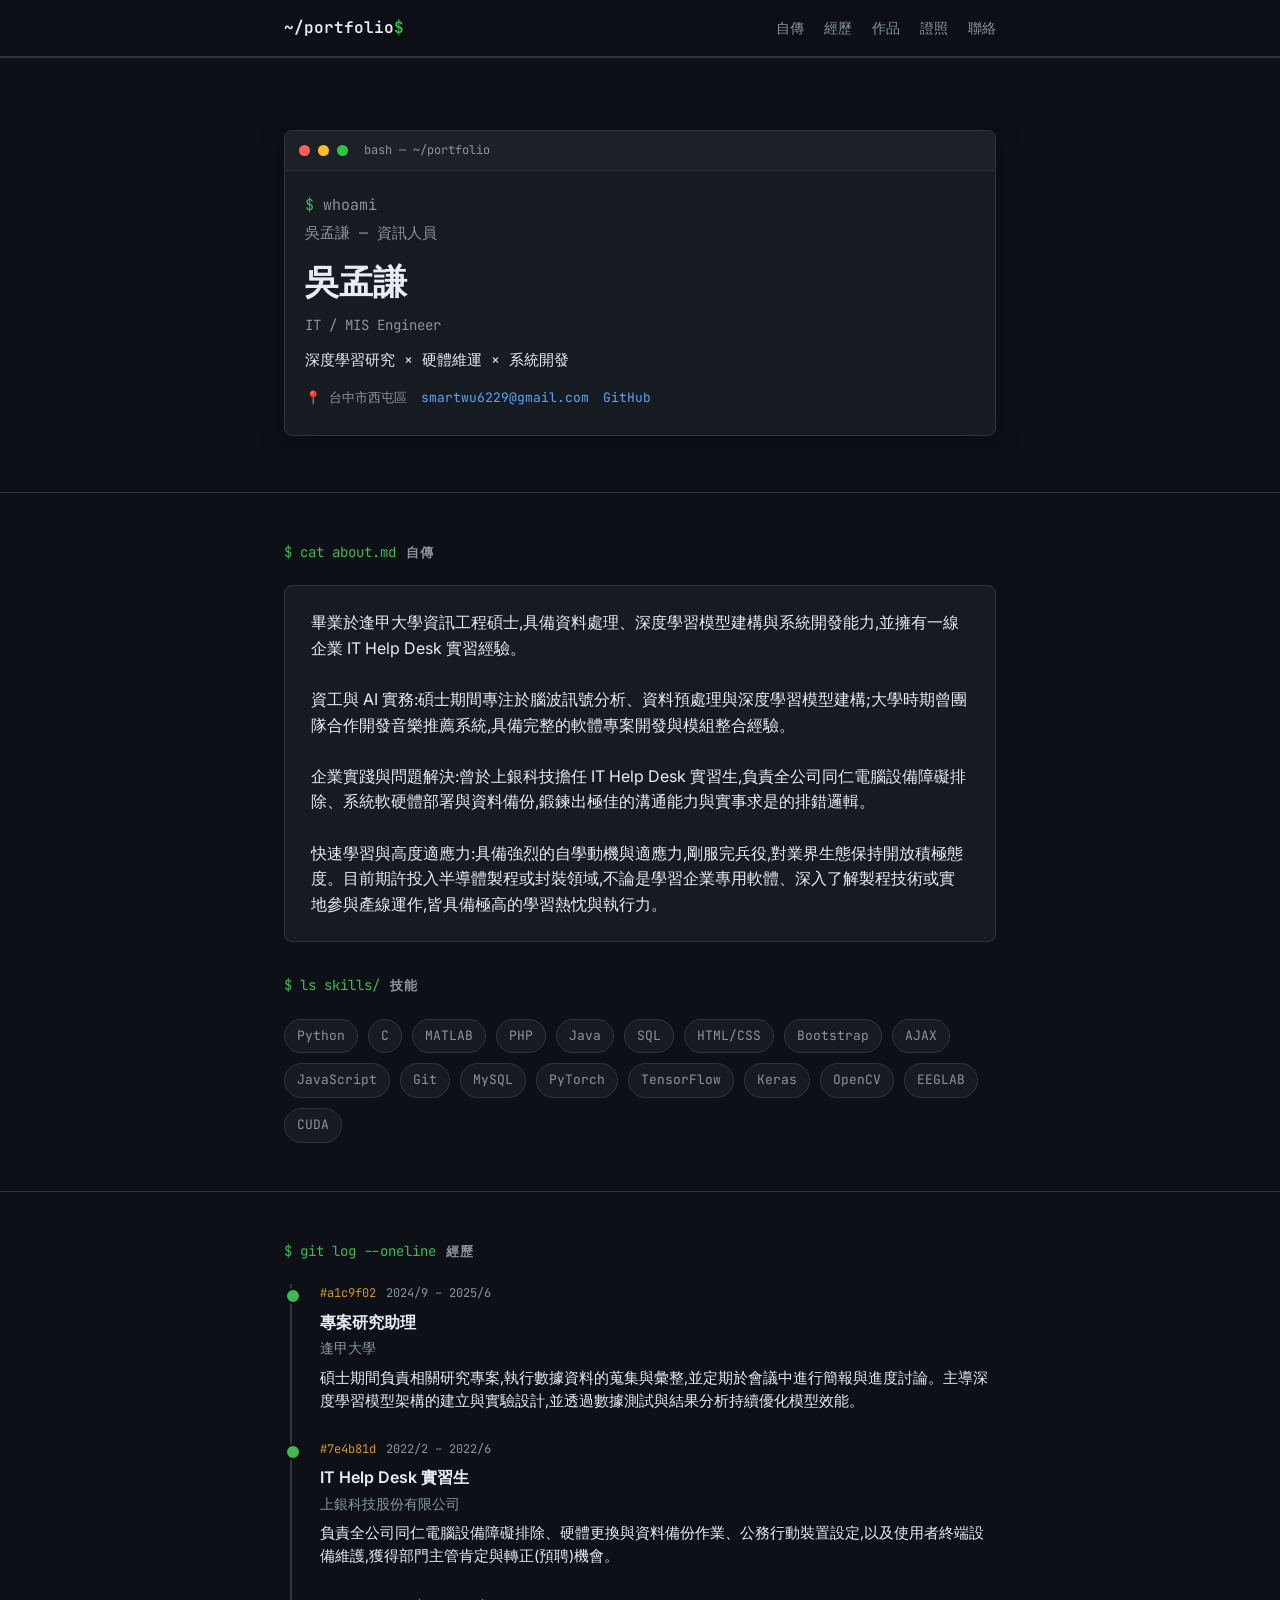
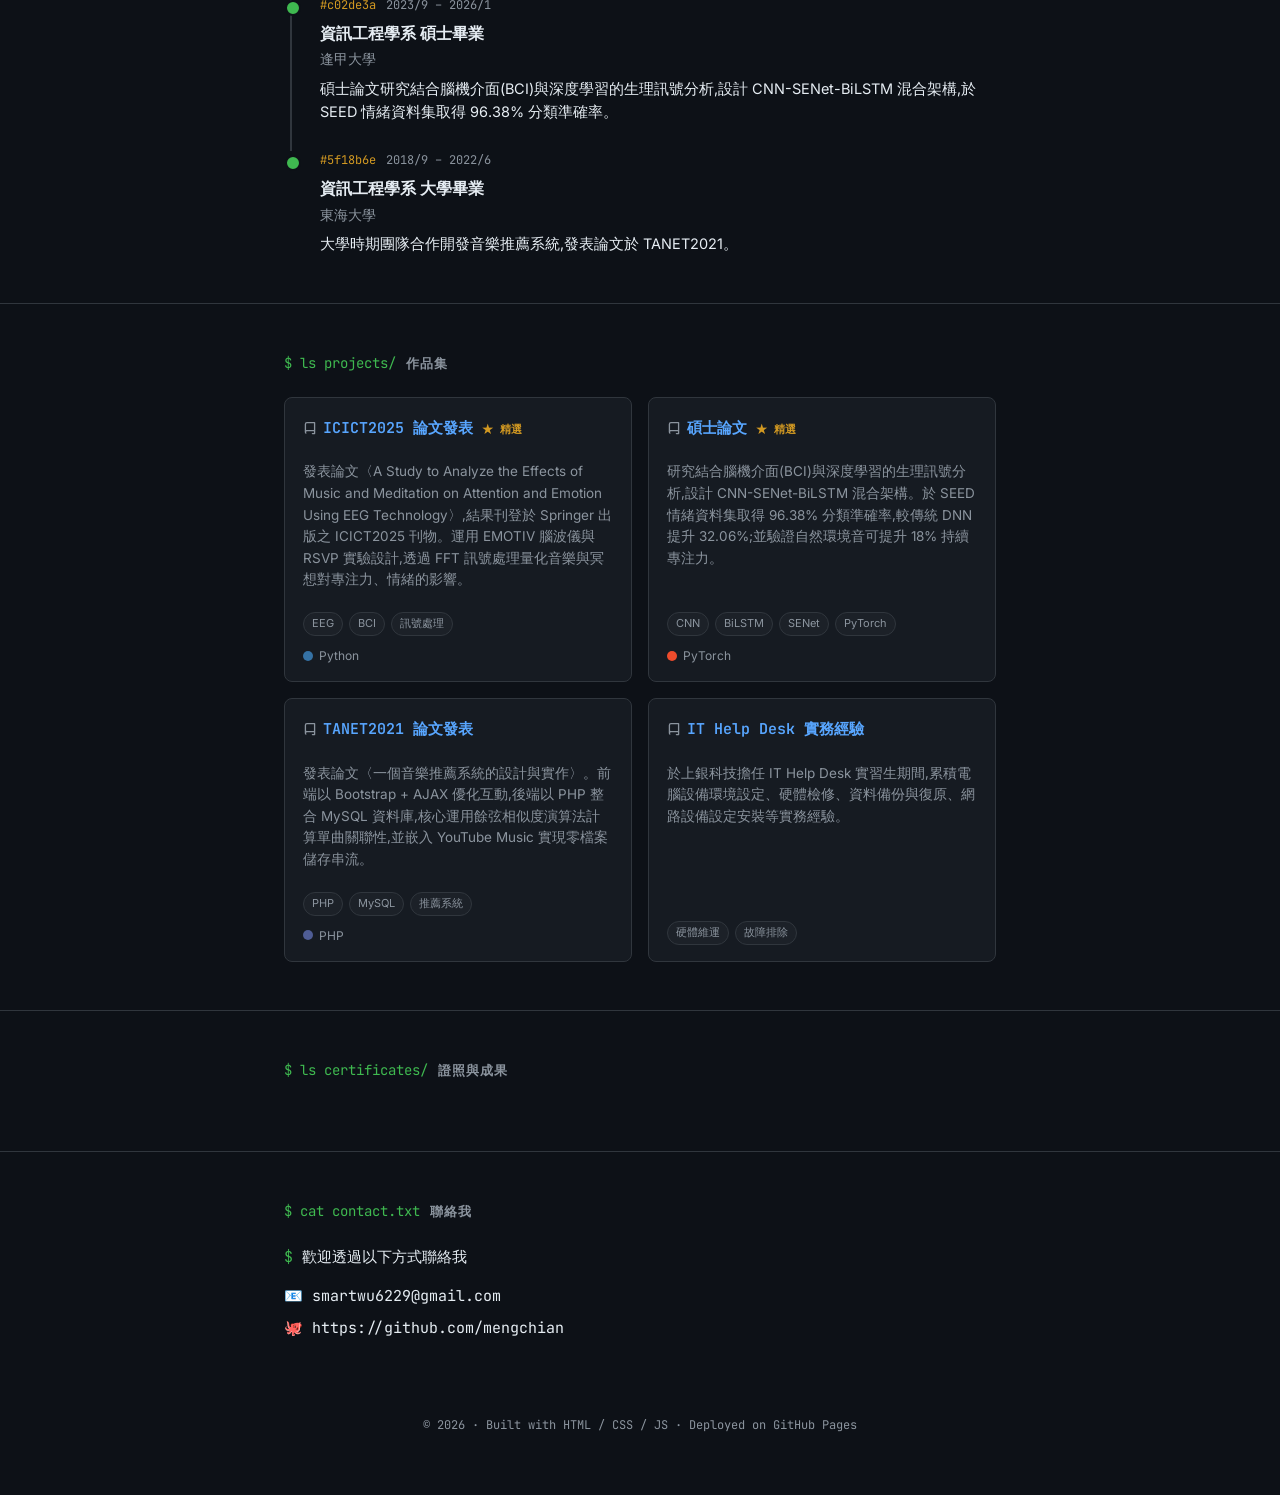
<file: index.html>
<!DOCTYPE html>
<html lang="zh-Hant">
<head>
<meta charset="UTF-8" />
<meta name="viewport" content="width=device-width, initial-scale=1.0" />
<title>個人網站</title>
<meta name="description" content="個人作品集與自傳網站" />
<link rel="preconnect" href="https://fonts.googleapis.com" />
<link href="https://fonts.googleapis.com/css2?family=JetBrains+Mono:wght@400;500;600;700&family=Inter:wght@400;500;600;700&display=swap" rel="stylesheet" />
<link rel="stylesheet" href="css/style.css" />
</head>
<body>

<header class="topnav">
  <div class="wrap">
    <div class="brand">~/portfolio<span class="dot">$</span></div>
    <nav>
      <a href="#about">自傳</a>
      <a href="#experience">經歷</a>
      <a href="#projects">作品</a>
      <a href="#certificates">證照</a>
      <a href="#contact">聯絡</a>
    </nav>
  </div>
</header>

<main>
  <section class="hero">
    <div class="wrap">
      <div class="terminal">
        <div class="terminal-bar">
          <span class="tdot red"></span>
          <span class="tdot yellow"></span>
          <span class="tdot green"></span>
          <span class="tpath">bash — ~/portfolio</span>
        </div>
        <div class="terminal-body">
          <p class="terminal-line"><span class="prompt">$</span> whoami</p>
          <p class="terminal-line" id="whoami-output"></p>
          <div class="terminal-output" id="terminal-output">
            <h1 id="hero-name"></h1>
            <p class="title-en" id="hero-title-en"></p>
            <p class="tagline" id="hero-tagline"></p>
            <div class="meta" id="hero-meta"></div>
          </div>
        </div>
      </div>
    </div>
  </section>

  <section id="about">
    <div class="wrap">
      <div class="section-head">
        <span class="cmd">$ cat about.md</span>
        <h2>自傳</h2>
      </div>
      <div class="about-card" id="about-content"></div>

      <div class="section-head" style="margin-top:32px;">
        <span class="cmd">$ ls skills/</span>
        <h2>技能</h2>
      </div>
      <div class="skills" id="skills-list"></div>
    </div>
  </section>

  <section id="experience">
    <div class="wrap">
      <div class="section-head">
        <span class="cmd">$ git log --oneline</span>
        <h2>經歷</h2>
      </div>
      <div class="gitlog" id="gitlog"></div>
    </div>
  </section>

  <section id="projects">
    <div class="wrap">
      <div class="section-head">
        <span class="cmd">$ ls projects/</span>
        <h2>作品集</h2>
      </div>
      <div class="projects-grid" id="projects-grid"></div>
    </div>
  </section>

  <section id="certificates">
    <div class="wrap">
      <div class="section-head">
        <span class="cmd">$ ls certificates/</span>
        <h2>證照與成果</h2>
      </div>
      <div class="certs-grid" id="certificates-grid"></div>
    </div>
  </section>

  <section id="contact">
    <div class="wrap">
      <div class="section-head">
        <span class="cmd">$ cat contact.txt</span>
        <h2>聯絡我</h2>
      </div>
      <div class="contact-terminal">
        <p><span class="prompt">$</span> 歡迎透過以下方式聯絡我</p>
        <ul class="contact-list" id="contact-list"></ul>
      </div>
    </div>
  </section>
</main>

<footer>
  &copy; <span id="year"></span> · Built with HTML / CSS / JS · Deployed on GitHub Pages
</footer>

<script src="js/main.js"></script>
<script>document.getElementById("year").textContent = new Date().getFullYear();</script>
</body>
</html>
</file>
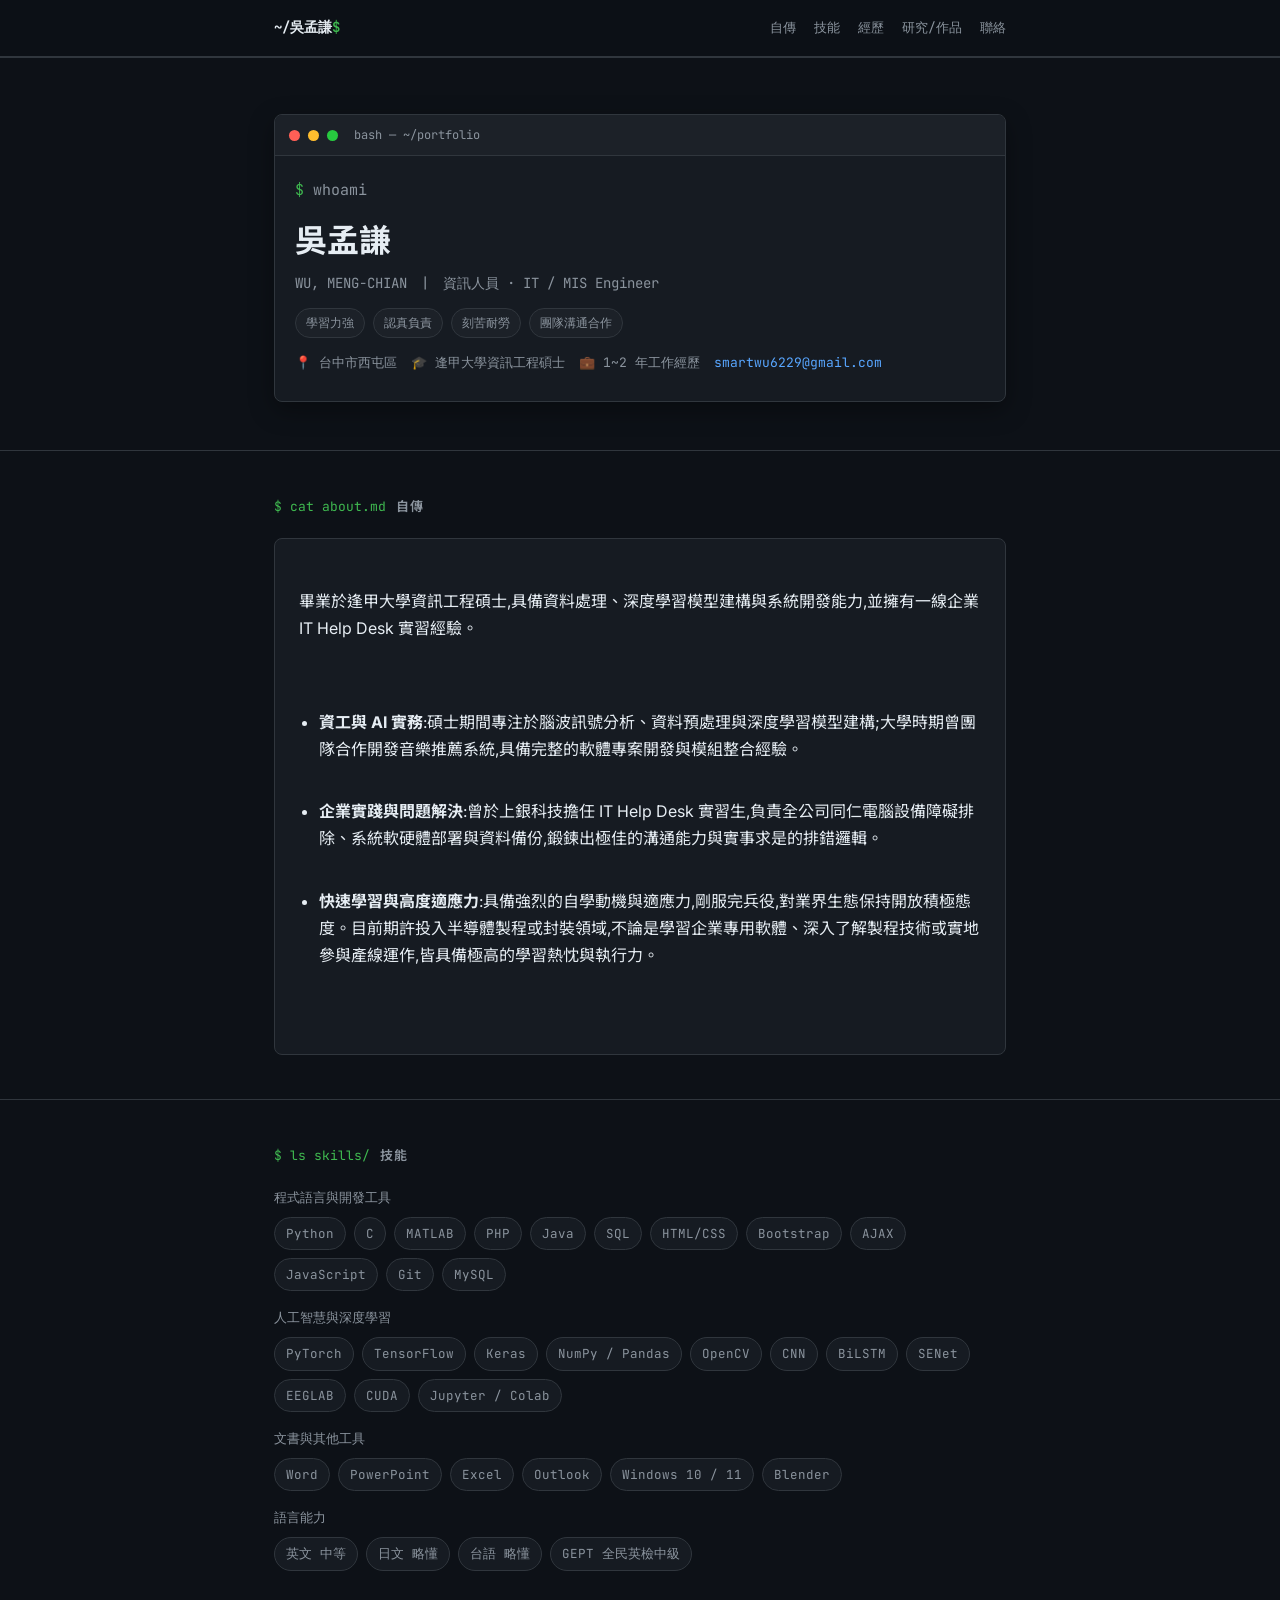
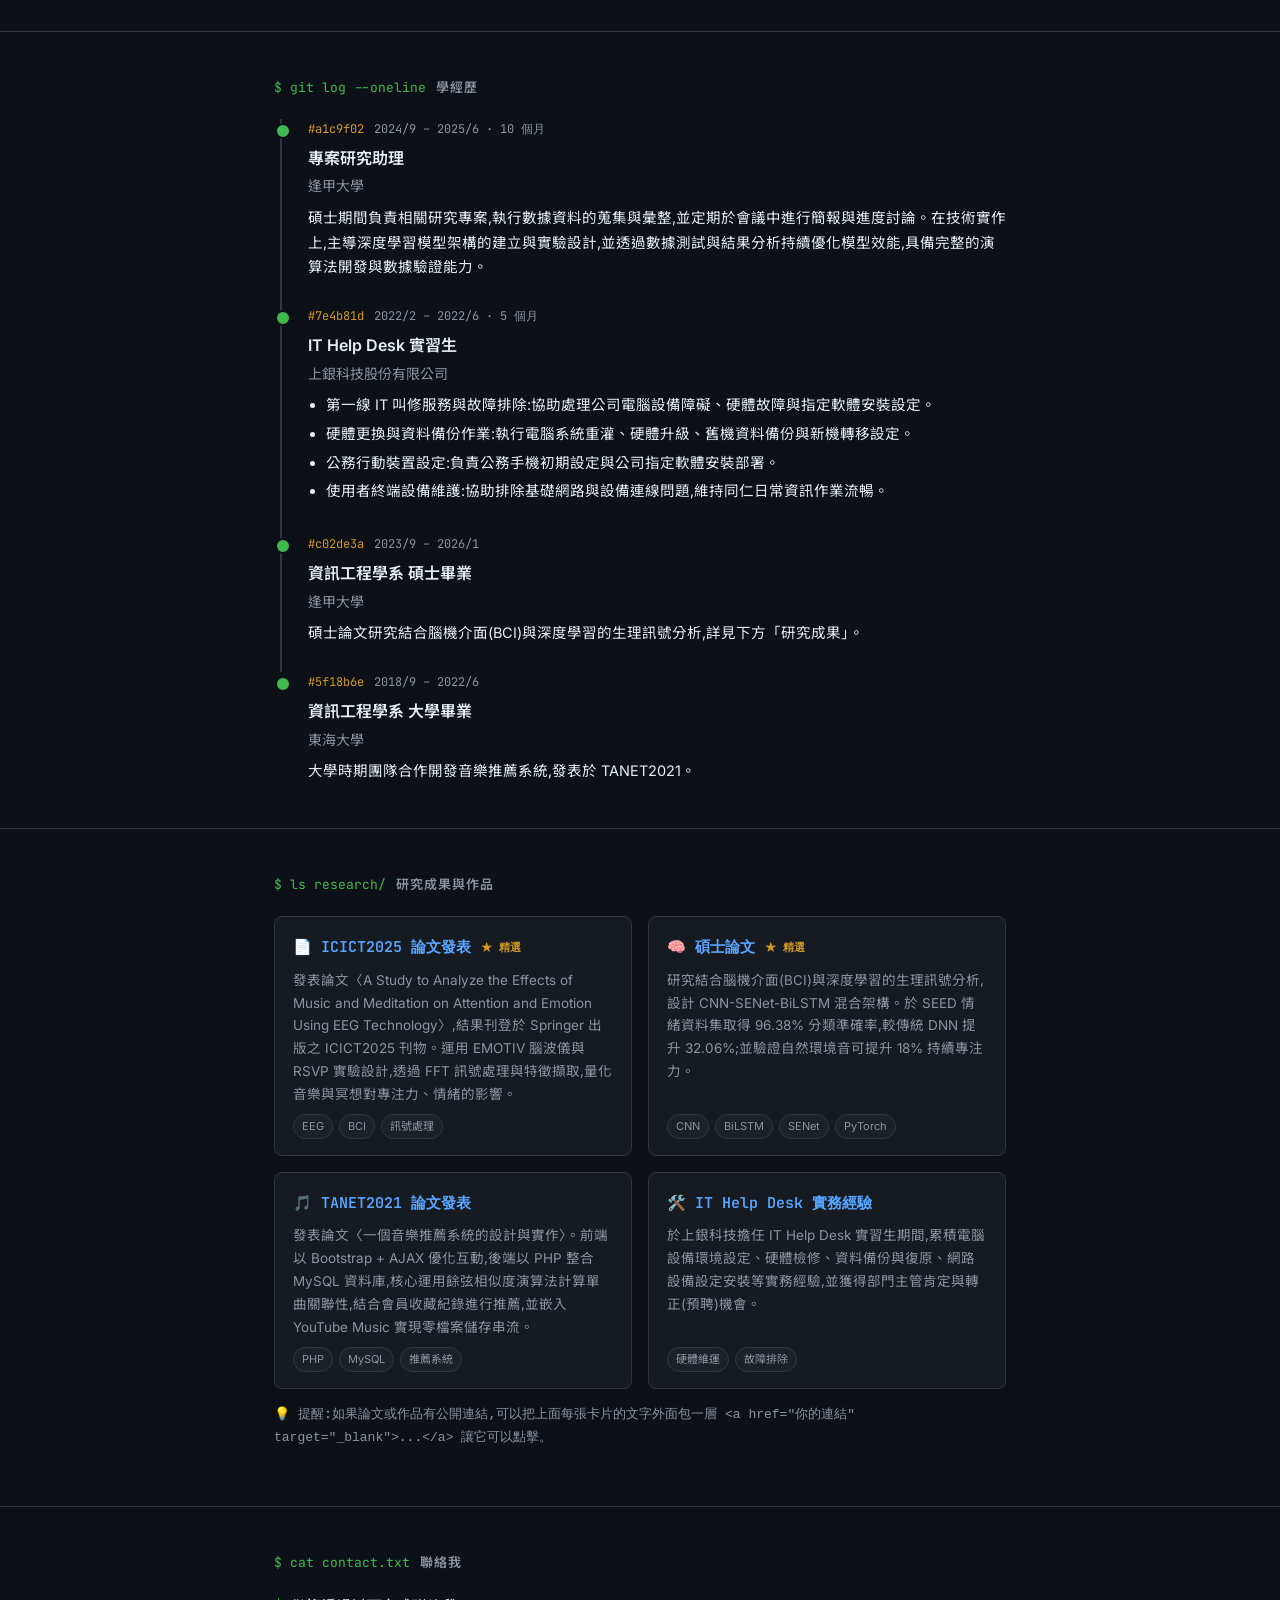
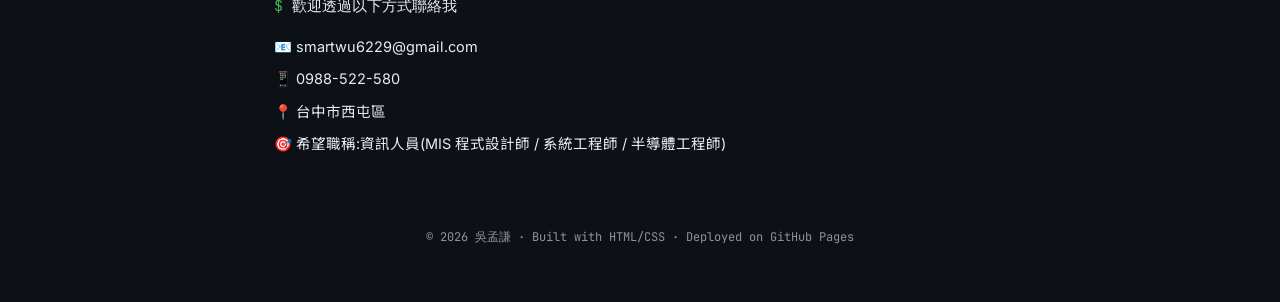
<file: NEW Index.html>
<!DOCTYPE html>
<html lang="zh-Hant">
<head>
<meta charset="UTF-8" />
<meta name="viewport" content="width=device-width, initial-scale=1.0" />
<title>吳孟謙 · 資訊人員</title>
<meta name="description" content="吳孟謙的個人作品集與自傳網站" />
<link rel="preconnect" href="https://fonts.googleapis.com" />
<link href="https://fonts.googleapis.com/css2?family=JetBrains+Mono:wght@400;500;600;700&family=Inter:wght@400;500;600;700&family=Noto+Sans+TC:wght@400;500;600;700&display=swap" rel="stylesheet" />

<style>
/* =========================================================
   以下是「樣式」設定,一般不用動。
   要改內容請往下捲到 <body> 區域,找中文文字直接改。
   ========================================================= */
:root {
  --bg: #0D1117;
  --surface: #161B22;
  --surface-2: #1C2128;
  --border: #30363D;
  --text: #E6EDF3;
  --text-dim: #8B949E;
  --accent: #3FB950;
  --accent-dim: #2EA043;
  --link: #58A6FF;
  --amber: #D29922;
  --mono: "JetBrains Mono", "SFMono-Regular", Consolas, Menlo, monospace;
  --sans: "Inter", "Noto Sans TC", -apple-system, "PingFang TC", sans-serif;
}
* { box-sizing: border-box; }
html { scroll-behavior: smooth; }
@media (prefers-reduced-motion: reduce) {
  html { scroll-behavior: auto; }
  * { animation-duration: 0.01ms !important; animation-iteration-count: 1 !important; transition-duration: 0.01ms !important; }
}
body { margin: 0; background: var(--bg); color: var(--text); font-family: var(--sans); line-height: 1.7; }
a { color: var(--link); text-decoration: none; }
a:hover { text-decoration: underline; }
a:focus-visible, button:focus-visible { outline: 2px solid var(--accent); outline-offset: 2px; }
.wrap { max-width: 780px; margin: 0 auto; padding: 0 24px; }

.topnav { border-bottom: 1px solid var(--border); background: rgba(13,17,23,0.9); backdrop-filter: blur(6px); position: sticky; top: 0; z-index: 10; }
.topnav .wrap { display: flex; align-items: center; justify-content: space-between; height: 56px; }
.topnav .brand { font-family: var(--mono); font-weight: 600; color: var(--text); font-size: 14px; }
.topnav .brand .dot { color: var(--accent); }
.topnav nav { display: flex; gap: 18px; font-family: var(--mono); font-size: 13px; }
.topnav nav a { color: var(--text-dim); }
.topnav nav a:hover { color: var(--text); text-decoration: none; }

.hero { padding: 56px 0 48px; }
.terminal { background: var(--surface); border: 1px solid var(--border); border-radius: 8px; overflow: hidden; box-shadow: 0 8px 24px rgba(0,0,0,0.35); }
.terminal-bar { display: flex; align-items: center; gap: 8px; padding: 10px 14px; background: var(--surface-2); border-bottom: 1px solid var(--border); }
.tdot { width: 11px; height: 11px; border-radius: 50%; }
.tdot.red { background: #FF5F56; } .tdot.yellow { background: #FFBD2E; } .tdot.green { background: #27C93F; }
.terminal-bar .tpath { margin-left: 8px; font-family: var(--mono); font-size: 12px; color: var(--text-dim); }
.terminal-body { padding: 22px 20px 26px; font-family: var(--mono); font-size: 15px; }
.terminal-line { color: var(--text-dim); margin: 0 0 10px; }
.terminal-line .prompt { color: var(--accent); }
.terminal-output h1 { margin: 4px 0 4px; font-size: 32px; color: var(--text); font-family: var(--sans); font-weight: 700; }
.terminal-output .title-en { color: var(--text-dim); font-size: 14px; margin: 0 0 12px; }
.terminal-output .tags { display: flex; flex-wrap: wrap; gap: 8px; margin: 0 0 14px; }
.terminal-output .tag { font-size: 12px; padding: 4px 10px; border: 1px solid var(--border); border-radius: 999px; color: var(--text-dim); background: var(--surface-2); }
.terminal-output .meta { display: flex; flex-wrap: wrap; gap: 14px; font-size: 13px; color: var(--text-dim); }
.terminal-output .meta a { color: var(--link); }

section { padding: 44px 0; border-top: 1px solid var(--border); }
.section-head { display: flex; align-items: baseline; gap: 10px; margin-bottom: 20px; }
.section-head .cmd { font-family: var(--mono); color: var(--accent); font-size: 13px; }
.section-head h2 { font-size: 13px; text-transform: uppercase; letter-spacing: 0.08em; color: var(--text-dim); margin: 0; font-weight: 600; }

.about-card { background: var(--surface); border: 1px solid var(--border); border-radius: 8px; padding: 22px 24px; white-space: pre-line; }
.about-card p { margin: 0 0 12px; }
.about-card ul { margin: 0; padding-left: 20px; }
.about-card li { margin-bottom: 8px; }
.about-card b { color: var(--text); }

.skill-group { margin-bottom: 16px; }
.skill-group h3 { font-family: var(--mono); font-size: 13px; color: var(--text-dim); font-weight: 500; margin: 0 0 8px; }
.skills { display: flex; flex-wrap: wrap; gap: 8px; }
.skill-pill { font-family: var(--mono); font-size: 12.5px; padding: 5px 11px; border: 1px solid var(--border); border-radius: 999px; color: var(--text-dim); background: var(--surface); }

.gitlog { position: relative; }
.commit { position: relative; padding-left: 26px; padding-bottom: 26px; border-left: 2px solid var(--border); margin-left: 6px; }
.commit:last-child { border-left: 2px solid transparent; padding-bottom: 0; }
.commit::before { content: ""; position: absolute; left: -7px; top: 4px; width: 12px; height: 12px; border-radius: 50%; background: var(--accent); border: 2px solid var(--bg); }
.commit-meta { font-family: var(--mono); font-size: 12px; color: var(--text-dim); display: flex; gap: 10px; margin-bottom: 6px; flex-wrap: wrap; }
.commit-meta .hash { color: var(--amber); }
.commit-title { font-size: 16px; font-weight: 600; margin: 0 0 2px; }
.commit-company { color: var(--text-dim); font-size: 14px; margin: 0 0 8px; }
.commit-desc { margin: 0; color: var(--text); font-size: 14.5px; }
.commit-desc ul { margin: 6px 0 0; padding-left: 18px; }
.commit-desc li { margin-bottom: 4px; }

.projects-grid { display: grid; grid-template-columns: 1fr 1fr; gap: 16px; }
@media (max-width: 620px) { .projects-grid { grid-template-columns: 1fr; } }
.repo-card { border: 1px solid var(--border); border-radius: 8px; padding: 18px 18px 16px; background: var(--surface); display: flex; flex-direction: column; gap: 8px; transition: border-color 0.15s ease; }
.repo-card:hover { border-color: var(--accent-dim); }
.repo-name { font-family: var(--mono); font-weight: 600; color: var(--link); font-size: 15px; display:flex; align-items:center; gap:6px; }
.repo-desc { color: var(--text-dim); font-size: 13.5px; flex-grow: 1; }
.repo-tags { display: flex; flex-wrap: wrap; gap: 6px; }
.repo-tag { font-size: 11px; padding: 2px 8px; border-radius: 999px; background: var(--surface-2); color: var(--text-dim); border: 1px solid var(--border); }
.featured-badge { font-size: 11px; color: var(--amber); font-family: var(--mono); margin-left: 4px; }

.edu-table { width: 100%; border-collapse: collapse; font-size: 14.5px; }
.edu-table td { padding: 10px 0; border-bottom: 1px solid var(--border); vertical-align: top; }
.edu-table td:first-child { color: var(--text-dim); font-family: var(--mono); font-size: 12.5px; white-space: nowrap; padding-right: 18px; }

.contact-terminal { font-family: var(--mono); font-size: 15px; }
.contact-terminal .prompt { color: var(--accent); }
.contact-list { list-style: none; padding: 0; margin: 14px 0 0; display: flex; flex-direction: column; gap: 8px; font-family: var(--sans); font-size: 14.5px; }
.contact-list a { color: var(--text); }
.contact-list a:hover { color: var(--link); }

footer { padding: 26px 0 56px; text-align: center; color: var(--text-dim); font-family: var(--mono); font-size: 12px; }
</style>
</head>
<body>

<header class="topnav">
  <div class="wrap">
    <div class="brand">~/吳孟謙<span class="dot">$</span></div>
    <nav>
      <a href="#about">自傳</a>
      <a href="#skills">技能</a>
      <a href="#experience">經歷</a>
      <a href="#projects">研究/作品</a>
      <a href="#contact">聯絡</a>
    </nav>
  </div>
</header>

<main>

  <!-- =========== HERO 區塊:姓名、職稱、標籤、聯絡方式簡覽 =========== -->
  <section class="hero">
    <div class="wrap">
      <div class="terminal">
        <div class="terminal-bar">
          <span class="tdot red"></span><span class="tdot yellow"></span><span class="tdot green"></span>
          <span class="tpath">bash — ~/portfolio</span>
        </div>
        <div class="terminal-body">
          <p class="terminal-line"><span class="prompt">$</span> whoami</p>
          <div class="terminal-output">
            <h1>吳孟謙</h1>
            <p class="title-en">WU, MENG-CHIAN　|　資訊人員 · IT / MIS Engineer</p>
            <div class="tags">
              <span class="tag">學習力強</span>
              <span class="tag">認真負責</span>
              <span class="tag">刻苦耐勞</span>
              <span class="tag">團隊溝通合作</span>
            </div>
            <div class="meta">
              <span>📍 台中市西屯區</span>
              <span>🎓 逢甲大學資訊工程碩士</span>
              <span>💼 1~2 年工作經歷</span>
              <span><a href="mailto:smartwu6229@gmail.com">smartwu6229@gmail.com</a></span>
            </div>
          </div>
        </div>
      </div>
    </div>
  </section>

  <!-- =========== 自傳 =========== -->
  <section id="about">
    <div class="wrap">
      <div class="section-head">
        <span class="cmd">$ cat about.md</span>
        <h2>自傳</h2>
      </div>
      <div class="about-card">
        <p>畢業於逢甲大學資訊工程碩士,具備資料處理、深度學習模型建構與系統開發能力,並擁有一線企業 IT Help Desk 實習經驗。</p>
        <ul>
          <li><b>資工與 AI 實務</b>:碩士期間專注於腦波訊號分析、資料預處理與深度學習模型建構;大學時期曾團隊合作開發音樂推薦系統,具備完整的軟體專案開發與模組整合經驗。</li>
          <li><b>企業實踐與問題解決</b>:曾於上銀科技擔任 IT Help Desk 實習生,負責全公司同仁電腦設備障礙排除、系統軟硬體部署與資料備份,鍛鍊出極佳的溝通能力與實事求是的排錯邏輯。</li>
          <li><b>快速學習與高度適應力</b>:具備強烈的自學動機與適應力,剛服完兵役,對業界生態保持開放積極態度。目前期許投入半導體製程或封裝領域,不論是學習企業專用軟體、深入了解製程技術或實地參與產線運作,皆具備極高的學習熱忱與執行力。</li>
        </ul>
      </div>
    </div>
  </section>

  <!-- =========== 技能 =========== -->
  <section id="skills">
    <div class="wrap">
      <div class="section-head">
        <span class="cmd">$ ls skills/</span>
        <h2>技能</h2>
      </div>

      <div class="skill-group">
        <h3>程式語言與開發工具</h3>
        <div class="skills">
          <span class="skill-pill">Python</span><span class="skill-pill">C</span>
          <span class="skill-pill">MATLAB</span><span class="skill-pill">PHP</span>
          <span class="skill-pill">Java</span><span class="skill-pill">SQL</span>
          <span class="skill-pill">HTML/CSS</span><span class="skill-pill">Bootstrap</span>
          <span class="skill-pill">AJAX</span><span class="skill-pill">JavaScript</span>
          <span class="skill-pill">Git</span><span class="skill-pill">MySQL</span>
        </div>
      </div>

      <div class="skill-group">
        <h3>人工智慧與深度學習</h3>
        <div class="skills">
          <span class="skill-pill">PyTorch</span><span class="skill-pill">TensorFlow</span>
          <span class="skill-pill">Keras</span><span class="skill-pill">NumPy / Pandas</span>
          <span class="skill-pill">OpenCV</span><span class="skill-pill">CNN</span>
          <span class="skill-pill">BiLSTM</span><span class="skill-pill">SENet</span>
          <span class="skill-pill">EEGLAB</span><span class="skill-pill">CUDA</span>
          <span class="skill-pill">Jupyter / Colab</span>
        </div>
      </div>

      <div class="skill-group">
        <h3>文書與其他工具</h3>
        <div class="skills">
          <span class="skill-pill">Word</span><span class="skill-pill">PowerPoint</span>
          <span class="skill-pill">Excel</span><span class="skill-pill">Outlook</span>
          <span class="skill-pill">Windows 10 / 11</span><span class="skill-pill">Blender</span>
        </div>
      </div>

      <div class="skill-group">
        <h3>語言能力</h3>
        <div class="skills">
          <span class="skill-pill">英文 中等</span>
          <span class="skill-pill">日文 略懂</span>
          <span class="skill-pill">台語 略懂</span>
          <span class="skill-pill">GEPT 全民英檢中級</span>
        </div>
      </div>
    </div>
  </section>

  <!-- =========== 學經歷:git log 時間軸 =========== -->
  <section id="experience">
    <div class="wrap">
      <div class="section-head">
        <span class="cmd">$ git log --oneline</span>
        <h2>學經歷</h2>
      </div>
      <div class="gitlog">

        <div class="commit">
          <div class="commit-meta"><span class="hash">#a1c9f02</span><span>2024/9 – 2025/6 · 10 個月</span></div>
          <p class="commit-title">專案研究助理</p>
          <p class="commit-company">逢甲大學</p>
          <div class="commit-desc">碩士期間負責相關研究專案,執行數據資料的蒐集與彙整,並定期於會議中進行簡報與進度討論。在技術實作上,主導深度學習模型架構的建立與實驗設計,並透過數據測試與結果分析持續優化模型效能,具備完整的演算法開發與數據驗證能力。</div>
        </div>

        <div class="commit">
          <div class="commit-meta"><span class="hash">#7e4b81d</span><span>2022/2 – 2022/6 · 5 個月</span></div>
          <p class="commit-title">IT Help Desk 實習生</p>
          <p class="commit-company">上銀科技股份有限公司</p>
          <div class="commit-desc">
            <ul>
              <li>第一線 IT 叫修服務與故障排除:協助處理公司電腦設備障礙、硬體故障與指定軟體安裝設定。</li>
              <li>硬體更換與資料備份作業:執行電腦系統重灌、硬體升級、舊機資料備份與新機轉移設定。</li>
              <li>公務行動裝置設定:負責公務手機初期設定與公司指定軟體安裝部署。</li>
              <li>使用者終端設備維護:協助排除基礎網路與設備連線問題,維持同仁日常資訊作業流暢。</li>
            </ul>
          </div>
        </div>

        <div class="commit">
          <div class="commit-meta"><span class="hash">#c02de3a</span><span>2023/9 – 2026/1</span></div>
          <p class="commit-title">資訊工程學系 碩士畢業</p>
          <p class="commit-company">逢甲大學</p>
          <div class="commit-desc">碩士論文研究結合腦機介面(BCI)與深度學習的生理訊號分析,詳見下方「研究成果」。</div>
        </div>

        <div class="commit">
          <div class="commit-meta"><span class="hash">#5f18b6e</span><span>2018/9 – 2022/6</span></div>
          <p class="commit-title">資訊工程學系 大學畢業</p>
          <p class="commit-company">東海大學</p>
          <div class="commit-desc">大學時期團隊合作開發音樂推薦系統,發表於 TANET2021。</div>
        </div>

      </div>
    </div>
  </section>

  <!-- =========== 研究成果 / 作品:repo 卡片 =========== -->
  <section id="projects">
    <div class="wrap">
      <div class="section-head">
        <span class="cmd">$ ls research/</span>
        <h2>研究成果與作品</h2>
      </div>
      <div class="projects-grid">

        <div class="repo-card">
          <div class="repo-name">📄 ICICT2025 論文發表 <span class="featured-badge">★ 精選</span></div>
          <div class="repo-desc">發表論文〈A Study to Analyze the Effects of Music and Meditation on Attention and Emotion Using EEG Technology〉,結果刊登於 Springer 出版之 ICICT2025 刊物。運用 EMOTIV 腦波儀與 RSVP 實驗設計,透過 FFT 訊號處理與特徵擷取,量化音樂與冥想對專注力、情緒的影響。</div>
          <div class="repo-tags">
            <span class="repo-tag">EEG</span><span class="repo-tag">BCI</span><span class="repo-tag">訊號處理</span>
          </div>
        </div>

        <div class="repo-card">
          <div class="repo-name">🧠 碩士論文 <span class="featured-badge">★ 精選</span></div>
          <div class="repo-desc">研究結合腦機介面(BCI)與深度學習的生理訊號分析,設計 CNN-SENet-BiLSTM 混合架構。於 SEED 情緒資料集取得 96.38% 分類準確率,較傳統 DNN 提升 32.06%;並驗證自然環境音可提升 18% 持續專注力。</div>
          <div class="repo-tags">
            <span class="repo-tag">CNN</span><span class="repo-tag">BiLSTM</span><span class="repo-tag">SENet</span><span class="repo-tag">PyTorch</span>
          </div>
        </div>

        <div class="repo-card">
          <div class="repo-name">🎵 TANET2021 論文發表</div>
          <div class="repo-desc">發表論文〈一個音樂推薦系統的設計與實作〉。前端以 Bootstrap + AJAX 優化互動,後端以 PHP 整合 MySQL 資料庫,核心運用餘弦相似度演算法計算單曲關聯性,結合會員收藏紀錄進行推薦,並嵌入 YouTube Music 實現零檔案儲存串流。</div>
          <div class="repo-tags">
            <span class="repo-tag">PHP</span><span class="repo-tag">MySQL</span><span class="repo-tag">推薦系統</span>
          </div>
        </div>

        <div class="repo-card">
          <div class="repo-name">🛠️ IT Help Desk 實務經驗</div>
          <div class="repo-desc">於上銀科技擔任 IT Help Desk 實習生期間,累積電腦設備環境設定、硬體檢修、資料備份與復原、網路設備設定安裝等實務經驗,並獲得部門主管肯定與轉正(預聘)機會。</div>
          <div class="repo-tags">
            <span class="repo-tag">硬體維運</span><span class="repo-tag">故障排除</span>
          </div>
        </div>

      </div>
      <p style="color:var(--text-dim); font-size:13px; font-family:var(--mono); margin-top:14px;">
        💡 提醒:如果論文或作品有公開連結,可以把上面每張卡片的文字外面包一層
        <code>&lt;a href="你的連結" target="_blank"&gt;...&lt;/a&gt;</code> 讓它可以點擊。
      </p>
    </div>
  </section>

  <!-- =========== 聯絡我 =========== -->
  <section id="contact">
    <div class="wrap">
      <div class="section-head">
        <span class="cmd">$ cat contact.txt</span>
        <h2>聯絡我</h2>
      </div>
      <div class="contact-terminal">
        <p><span class="prompt">$</span> 歡迎透過以下方式聯絡我</p>
        <ul class="contact-list">
          <li>📧 <a href="mailto:smartwu6229@gmail.com">smartwu6229@gmail.com</a></li>
          <li>📱 0988-522-580</li>
          <li>📍 台中市西屯區</li>
          <li>🎯 希望職稱:資訊人員(MIS 程式設計師 / 系統工程師 / 半導體工程師)</li>
        </ul>
      </div>
    </div>
  </section>

</main>

<footer>
  &copy; <span id="year"></span> 吳孟謙 · Built with HTML/CSS · Deployed on GitHub Pages
</footer>

<script>document.getElementById("year").textContent = new Date().getFullYear();</script>
</body>
</html>
</file>
<file: css/style.css>
:root {
  --bg: #0D1117;
  --surface: #161B22;
  --surface-2: #1C2128;
  --border: #30363D;
  --text: #E6EDF3;
  --text-dim: #8B949E;
  --accent: #3FB950;
  --accent-dim: #2EA043;
  --link: #58A6FF;
  --amber: #D29922;

  --mono: "JetBrains Mono", "SFMono-Regular", Consolas, Menlo, monospace;
  --sans: "Inter", -apple-system, "PingFang TC", "Noto Sans TC", sans-serif;
}

* { box-sizing: border-box; }

html { scroll-behavior: smooth; }

@media (prefers-reduced-motion: reduce) {
  html { scroll-behavior: auto; }
  * { animation-duration: 0.01ms !important; animation-iteration-count: 1 !important; transition-duration: 0.01ms !important; }
}

body {
  margin: 0;
  background: var(--bg);
  color: var(--text);
  font-family: var(--sans);
  line-height: 1.6;
}

a { color: var(--link); text-decoration: none; }
a:hover { text-decoration: underline; }
a:focus-visible, button:focus-visible { outline: 2px solid var(--accent); outline-offset: 2px; }

.wrap {
  max-width: 760px;
  margin: 0 auto;
  padding: 0 24px;
}

/* ---------- Top nav ---------- */
.topnav {
  border-bottom: 1px solid var(--border);
  background: rgba(13,17,23,0.85);
  backdrop-filter: blur(6px);
  position: sticky;
  top: 0;
  z-index: 10;
}
.topnav .wrap { display: flex; align-items: center; justify-content: space-between; height: 56px; }
.topnav .brand { font-family: var(--mono); font-weight: 600; color: var(--text); }
.topnav .brand .dot { color: var(--accent); }
.topnav nav { display: flex; gap: 20px; font-family: var(--mono); font-size: 14px; }
.topnav nav a { color: var(--text-dim); }
.topnav nav a:hover { color: var(--text); text-decoration: none; }

/* ---------- Hero / terminal ---------- */
.hero { padding: 72px 0 56px; }
.terminal {
  background: var(--surface);
  border: 1px solid var(--border);
  border-radius: 8px;
  overflow: hidden;
  box-shadow: 0 8px 24px rgba(0,0,0,0.35);
}
.terminal-bar {
  display: flex;
  align-items: center;
  gap: 8px;
  padding: 10px 14px;
  background: var(--surface-2);
  border-bottom: 1px solid var(--border);
}
.terminal-bar .tdot { width: 11px; height: 11px; border-radius: 50%; }
.tdot.red { background: #FF5F56; }
.tdot.yellow { background: #FFBD2E; }
.tdot.green { background: #27C93F; }
.terminal-bar .tpath { margin-left: 8px; font-family: var(--mono); font-size: 12px; color: var(--text-dim); }
.terminal-body { padding: 22px 20px 26px; font-family: var(--mono); font-size: 15px; }
.terminal-line { color: var(--text-dim); margin: 0 0 4px; }
.terminal-line .prompt { color: var(--accent); }
.terminal-output { opacity: 0; transform: translateY(4px); transition: opacity 0.4s ease, transform 0.4s ease; }
.terminal-output.show { opacity: 1; transform: translateY(0); }
.terminal-output h1 {
  margin: 10px 0 4px;
  font-size: 34px;
  color: var(--text);
  font-family: var(--sans);
  font-weight: 700;
}
.terminal-output .title-en { color: var(--text-dim); font-size: 14px; margin: 0 0 12px; }
.terminal-output .tagline { margin: 0 0 16px; color: var(--text); }
.terminal-output .meta { display: flex; flex-wrap: wrap; gap: 14px; font-size: 13px; color: var(--text-dim); }
.terminal-output .meta a { color: var(--link); }
.cursor { display: inline-block; width: 8px; height: 16px; background: var(--accent); vertical-align: text-bottom; animation: blink 1s step-end infinite; }
@keyframes blink { 50% { opacity: 0; } }

/* ---------- Sections ---------- */
section { padding: 48px 0; border-top: 1px solid var(--border); }
.section-head { display: flex; align-items: baseline; gap: 10px; margin-bottom: 22px; }
.section-head .cmd { font-family: var(--mono); color: var(--accent); font-size: 14px; }
.section-head h2 { font-size: 13px; text-transform: uppercase; letter-spacing: 0.08em; color: var(--text-dim); margin: 0; font-weight: 600; }

/* about */
.about-card {
  background: var(--surface);
  border: 1px solid var(--border);
  border-radius: 8px;
  padding: 24px 26px;
  white-space: pre-line;
  color: var(--text);
}

/* skills */
.skills { display: flex; flex-wrap: wrap; gap: 10px; }
.skill-pill {
  font-family: var(--mono);
  font-size: 13px;
  padding: 6px 12px;
  border: 1px solid var(--border);
  border-radius: 999px;
  color: var(--text-dim);
  background: var(--surface);
}

/* experience - git log */
.gitlog { position: relative; }
.commit { position: relative; padding-left: 28px; padding-bottom: 28px; border-left: 2px solid var(--border); margin-left: 6px; }
.commit:last-child { border-left: 2px solid transparent; padding-bottom: 0; }
.commit::before {
  content: "";
  position: absolute;
  left: -7px;
  top: 4px;
  width: 12px;
  height: 12px;
  border-radius: 50%;
  background: var(--accent);
  border: 2px solid var(--bg);
}
.commit-meta { font-family: var(--mono); font-size: 12px; color: var(--text-dim); display: flex; gap: 10px; margin-bottom: 6px; }
.commit-meta .hash { color: var(--amber); }
.commit-title { font-size: 16px; font-weight: 600; margin: 0 0 2px; }
.commit-company { color: var(--text-dim); font-size: 14px; margin: 0 0 6px; }
.commit-desc { margin: 0; color: var(--text); font-size: 14.5px; }

/* projects */
.projects-grid { display: grid; grid-template-columns: 1fr 1fr; gap: 16px; }
@media (max-width: 600px) { .projects-grid { grid-template-columns: 1fr; } }
.repo-card {
  border: 1px solid var(--border);
  border-radius: 8px;
  padding: 18px 18px 16px;
  background: var(--surface);
  display: flex;
  flex-direction: column;
  gap: 8px;
  transition: border-color 0.15s ease;
}
.repo-card:hover { border-color: var(--accent-dim); }
.repo-card .repo-name { font-family: var(--mono); font-weight: 600; color: var(--link); font-size: 15px; }
.repo-card .repo-name svg { vertical-align: -3px; margin-right: 6px; color: var(--text-dim); }
.repo-card .repo-desc { color: var(--text-dim); font-size: 13.5px; flex-grow: 1; }
.repo-card .repo-tags { display: flex; flex-wrap: wrap; gap: 6px; }
.repo-card .repo-tag { font-size: 11px; padding: 2px 8px; border-radius: 999px; background: var(--surface-2); color: var(--text-dim); border: 1px solid var(--border); }
.repo-card .repo-lang { display: flex; align-items: center; gap: 6px; font-size: 12px; color: var(--text-dim); margin-top: 2px; }
.repo-card .repo-lang .lang-dot { width: 10px; height: 10px; border-radius: 50%; }
.featured-badge { font-size: 11px; color: var(--amber); font-family: var(--mono); }

/* project card thumbnail */
.repo-thumb {
  width: 100%;
  aspect-ratio: 16 / 10;
  object-fit: cover;
  border-radius: 6px;
  border: 1px solid var(--border);
  margin-bottom: 4px;
  background: var(--surface-2);
}

/* certificates */
.certs-grid {
  display: grid;
  grid-template-columns: repeat(3, 1fr);
  gap: 16px;
}
@media (max-width: 640px) { .certs-grid { grid-template-columns: repeat(2, 1fr); } }
.cert-card {
  margin: 0;
  border: 1px solid var(--border);
  border-radius: 8px;
  background: var(--surface);
  overflow: hidden;
}
.cert-card img {
  width: 100%;
  aspect-ratio: 4 / 3;
  object-fit: cover;
  display: block;
  background: var(--surface-2);
}
.cert-card figcaption { padding: 10px 12px 12px; }
.cert-card .cert-name { margin: 0 0 2px; font-size: 13.5px; font-weight: 600; color: var(--text); }
.cert-card .cert-issuer { margin: 0; font-size: 12px; color: var(--text-dim); }

/* contact */
.contact-terminal { font-family: var(--mono); font-size: 15px; }
.contact-terminal .prompt { color: var(--accent); }
.contact-list { list-style: none; padding: 0; margin: 14px 0 0; display: flex; flex-direction: column; gap: 8px; }
.contact-list a { color: var(--text); }
.contact-list a:hover { color: var(--link); }

footer { padding: 28px 0 60px; text-align: center; color: var(--text-dim); font-family: var(--mono); font-size: 12px; }
</file>
